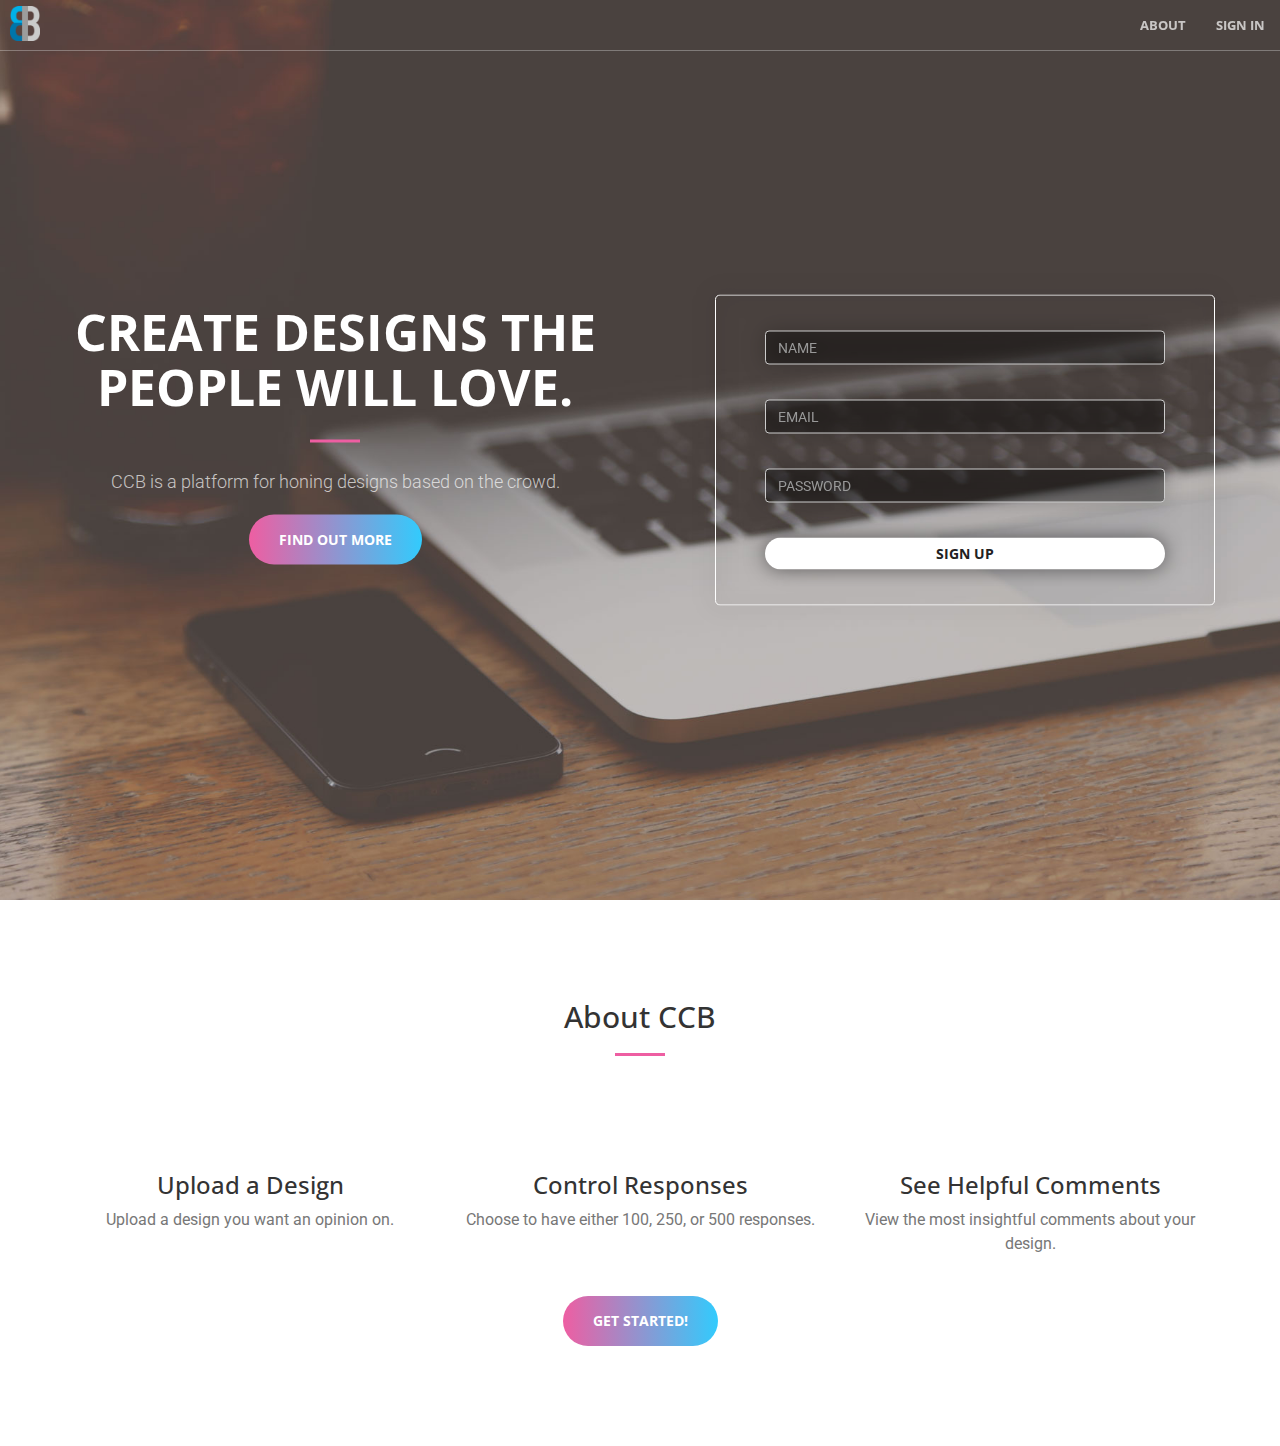
<file: static/landing-page/index.html>
<!DOCTYPE html>
<html lang="en">

<head>

		<meta charset="utf-8">
		<meta http-equiv="X-UA-Compatible" content="IE=edge">
		<meta name="viewport" content="width=device-width, initial-scale=1">
		<meta name="description" content="">
		<meta name="author" content="">

		<title>Creative - Start Bootstrap Theme</title>

		<!-- Bootstrap Core CSS -->
		<link rel="stylesheet" href="css/bootstrap.min.css" type="text/css">

		<!-- Custom Fonts -->
		<link href='http://fonts.googleapis.com/css?family=Open+Sans:300italic,400italic,600italic,700italic,800italic,400,300,600,700,800' rel='stylesheet' type='text/css'>
		<link href='https://fonts.googleapis.com/css?family=Roboto:400,700,300,100,500' rel='stylesheet' type='text/css'>
		<link rel="stylesheet" href="font-awesome/css/font-awesome.min.css" type="text/css">

		<!-- Plugin CSS -->
		<link rel="stylesheet" href="css/animate.min.css" type="text/css">

		<!-- Custom CSS -->
		<link rel="stylesheet" href="css/creative.css" type="text/css">

		<!-- HTML5 Shim and Respond.js IE8 support of HTML5 elements and media queries -->
		<!-- WARNING: Respond.js doesn't work if you view the page via file:// -->
		<!--[if lt IE 9]>
				<script src="https://oss.maxcdn.com/libs/html5shiv/3.7.0/html5shiv.js"></script>
				<script src="https://oss.maxcdn.com/libs/respond.js/1.4.2/respond.min.js"></script>
		<![endif]-->

</head>

<body id="page-top">

		<nav id="mainNav" class="navbar navbar-default navbar-fixed-top">
				<div class="container-fluid">
						<!-- Brand and toggle get grouped for better mobile display -->
						<div class="navbar-header">
								<button type="button" class="navbar-toggle collapsed" data-toggle="collapse" data-target="#bs-example-navbar-collapse-1">
										<span class="sr-only">Toggle navigation</span>
										<span class="icon-bar"></span>
										<span class="icon-bar"></span>
										<span class="icon-bar"></span>
								</button>
								<a class="navbar-brand page-scroll logo" href="#page-top"><img src = "docs/ccb_logo.png"></a>
						</div>

						<!-- Collect the nav links, forms, and other content for toggling -->
						<div class="collapse navbar-collapse" id="bs-example-navbar-collapse-1">
								<ul class="nav navbar-nav navbar-right">
										<li>
												<a class="page-scroll" href="#about">About</a>
										</li>
										<li>
												<a href="#" data-toggle="modal" data-target="#login-modal" style="outline: none;">Sign In</a>
										</li>
								</ul>
						</div>
						<!-- /.navbar-collapse -->
				</div>
				<!-- /.container-fluid -->
		</nav>

		<header>
				<div class="row header-content">
						<div class="header-content-inner">
								<h1>Create designs the people will love.</h1>
								<hr>
								<p>CCB is a platform for honing designs based on the crowd.</p>
								<a href="#about" class="btn btn-primary btn-xl page-scroll">Find Out More</a>
						</div>

						<div class="start-page">
								<div class="start-container">
										<div class="form-group">
												
												<input type="text" class="form-control" id="usr" placeholder="NAME">
										</div>

										<div class="form-group">
												
												<input type="email" class="form-control" id="email" placeholder="EMAIL">
										</div>

										<div class="form-group">
												
												<input type="password" class="form-control" id="pwd" placeholder="PASSWORD">
										</div>
										<div class="form-group">
												<button type="submit" class="btn btn-default login-button">SIGN UP</button>
										</div>
								</div>
						</div>
				</div>
		</header>

				<section id="about">
				<div class="container">
						<div class="row">
								<div class="col-lg-12 text-center">
										<h2 class="section-heading">About CCB</h2>
										<hr class="primary">
								</div>
						</div>
				</div>
				<div class="container">
						<div class="row">
								<div class="col-lg-4 col-md-6 text-center">
										<div class="service-box">
												<i class="fa fa-4x fa-diamond wow bounceIn" style="color: rgb(237,94,162);"></i>
												<h3>Upload a Design</h3>
												<p class="text-muted">Upload a design you want an opinion on.</p>
										</div>
								</div>
								<div class="col-lg-4 col-md-6 text-center">
										<div class="service-box">
												<i class="fa fa-4x fa-paper-plane wow bounceIn" data-wow-delay=".1s" style="color: rgb(149,149,208);"></i>
												<h3>Control Responses</h3>
												<p class="text-muted">Choose to have either 100, 250, or 500 responses.</p>
										</div>
								</div>
								<div class="col-lg-4 col-md-6 text-center">
										<div class="service-box">
												<i class="fa fa-4x fa-newspaper-o wow bounceIn" data-wow-delay=".2s" style="color: rgb(57,199,250);"></i>
												<h3>See Helpful Comments</h3>
												<p class="text-muted">View the most insightful comments about your design.</p>
										</div>
								</div>
						</div>

						<div class="get-started">
								<a href="#" class="btn btn-default btn-xl">Get Started!</a>
						</div>
				</div>
		</section>

		<!-- Modal -->
		<div id="login-modal" class="modal fade" role="dialog">
			<div class="modal-dialog">

				<!-- Modal content-->
				<div class="modal-content">
					<div class="modal-header">
						<button type="button" class="close" data-dismiss="modal">&times;</button>
						<h4 class="modal-title">Sign In to CCB</h4>
					</div>

					<div class="modal-body">
								<div class="start-page-modal">
										<div class="slogan">
												<p style="color: #ffffff; font-family: 'Roboto', sans-serif; font-weight: 300;">Hone your design.</p>
										</div>

										<div class="start-container login">

												<div class="form-group">
														<input type="email" class="form-control" id="email" placeholder="EMAIL">
												</div>

												<div class="form-group">
														<input type="password" class="form-control" id="pwd" placeholder="PASSWORD">
												</div>
												<div class="form-group">
														<button type="submit" class="btn btn-default login-button">SIGN IN</button>
												</div>
										</div>

								</div>
					</div>
				</div>

			</div>
		</div>


		<!-- jQuery -->
		<script src="js/jquery.js"></script>

		<!-- Bootstrap Core JavaScript -->
		<script src="js/bootstrap.min.js"></script>

		<!-- Plugin JavaScript -->
		<script src="js/jquery.easing.min.js"></script>
		<script src="js/jquery.fittext.js"></script>
		<script src="js/wow.min.js"></script>

		<!-- Custom Theme JavaScript -->
		<script src="js/creative.js"></script>

</body>

</html>
</file>
<file: static/landing-page/css/creative.css>
/*!
 * Start Bootstrap - Creative Bootstrap Theme (http://startbootstrap.com)
 * Code licensed under the Apache License v2.0.
 * For details, see http://www.apache.org/licenses/LICENSE-2.0.
 */

html,
body {
    width: 100%;
    height: 100%;
}

body {
    font-family: 'Roboto','Helvetica Neue',Arial,sans-serif;
}

.logo img {
    width: 30px; 
    height:auto;
    position: relative;
    top: -9px;
    left: -5px;
}

.start-page {
    border: 1px solid #ffffff;
    border-radius: 5px;
    padding-top: 35px;
    padding-left: 10px;
    padding-right: 10px;
    width: 500px;
    filter: drop-shadow(0px 0px 10px rgba(0,0,0,.5));
    float: right;
    margin: 0px auto;
}

.form-group {
    margin-bottom: 35px;
}

.form-group h4 {
    position: relative;
    left: -170px;
}

.login-button {
    width: 400px;
    background: rgba(0,0,0,0);
    color: white;
    font-weight: bold;
  font-family: 'Roboto', sans-serif; 
  font-weight: 500; 
}

.form-control {
  background-color: rgba(0,0,0,.35);
  color: rgb(255, 255, 255);
  
  /*margin: 10px auto;*/
}

.start-container {
    width: 400px;
    margin: 0px auto;
}

.login {
    width: 300px;
}

.login .form-control {
    background-color: white;
    color: rgb(204,204,204);
    border-color: rgb(204,204,204);
}

.login .login-button {
    color: white;
    background-color: #EE5EA2; /* For browsers that do not support gradients */
    background: -webkit-linear-gradient(left, #EE5EA2 , #32CBFD); /* For Safari 5.1 to 6.0 */
    background: -o-linear-gradient(right, #EE5EA2, #32CBFD); /* For Opera 11.1 to 12.0 */
    background: -moz-linear-gradient(right, #EE5EA2, #32CBFD); /* For Firefox 3.6 to 15 */
    background: linear-gradient(to right, #EE5EA2, #32CBFD); /* Standard syntax */
    width: 300px;
}

.modal-content {
    width: 500px;
    margin-right: auto;
    margin-left: auto;
}

hr {
    max-width: 50px;
    border-color: #EE5EA2; /* For browsers that do not support gradients */
    border: -webkit-linear-gradient(left, #EE5EA2 , #32CBFD); /* For Safari 5.1 to 6.0 */
    border: -o-linear-gradient(right, #EE5EA2, #32CBFD); /* For Opera 11.1 to 12.0 */
    border: -moz-linear-gradient(right, #EE5EA2, #32CBFD); /* For Firefox 3.6 to 15 */
    border: linear-gradient(to right, #EE5EA2, #32CBFD); /* Standard syntax */
    border-width: 3px;
}

hr.light {
    border-color: #fff;
}

a {
    color: #EE5EA2;
    -webkit-transition: all .35s;
    -moz-transition: all .35s;
    transition: all .35s;
}

a:hover,
a:focus {
    color: #eb3812;
}

h1,
h2,
h3,
h4,
h5,
h6 {
    font-family: 'Open Sans','Helvetica Neue',Arial,sans-serif;
}

p {
    margin-bottom: 20px;
    font-size: 16px;
    line-height: 1.5;
}

.bg-primary {
    background: #EE5EA2; /* For browsers that do not support gradients */
    background: -webkit-linear-gradient(left, #EE5EA2 , #32CBFD); /* For Safari 5.1 to 6.0 */
    background: -o-linear-gradient(right, #EE5EA2, #32CBFD); /* For Opera 11.1 to 12.0 */
    background: -moz-linear-gradient(right, #EE5EA2, #32CBFD); /* For Firefox 3.6 to 15 */
    background: linear-gradient(to right, #EE5EA2, #32CBFD); /* Standard syntax */
}

.bg-dark {
    color: #fff;
    background-color: #222;
}

.text-faded {
    color: rgba(255,255,255,.7);
}

section {
    padding: 100px 0;
}

aside {
    padding: 50px 0;
}

.no-padding {
    padding: 0;
}

.navbar-default {
    border-color: rgba(34,34,34,.05);
    font-family: 'Open Sans','Helvetica Neue',Arial,sans-serif;
    background-color: #fff;
    -webkit-transition: all .35s;
    -moz-transition: all .35s;
    transition: all .35s;
}

.navbar-default .navbar-header .navbar-brand {
    text-transform: uppercase;
    font-family: 'Open Sans','Helvetica Neue',Arial,sans-serif;
    font-weight: 700;
    color: #EE5EA2;
}

.navbar-default .navbar-header .navbar-brand:hover,
.navbar-default .navbar-header .navbar-brand:focus {
    color: #eb3812;
}

.navbar-default .nav > li>a,
.navbar-default .nav>li>a:focus {
    text-transform: uppercase;
    font-size: 13px;
    font-weight: 700;
    color: #222;
}

.navbar-default .nav > li>a:hover,
.navbar-default .nav>li>a:focus:hover {
    color: #EE5EA2;
}

.navbar-default .nav > li.active>a,
.navbar-default .nav>li.active>a:focus {
    color: #EE5EA2!important;
    background-color: transparent;
}

.navbar-default .nav > li.active>a:hover,
.navbar-default .nav>li.active>a:focus:hover {
    background-color: transparent;
}

@media(min-width:768px) {
    .navbar-default {
        border-color: rgba(255,255,255,.3);
        background-color: transparent;
    }

    .navbar-default .navbar-header .navbar-brand {
        color: rgba(255,255,255,.7);
    }

    .navbar-default .navbar-header .navbar-brand:hover,
    .navbar-default .navbar-header .navbar-brand:focus {
        color: #fff;
    }

    .navbar-default .nav > li>a,
    .navbar-default .nav>li>a:focus {
        color: rgba(255,255,255,.7);
    }

    .navbar-default .nav > li>a:hover,
    .navbar-default .nav>li>a:focus:hover {
        color: #fff;
    }

    .navbar-default.affix {
        border-color: rgba(34,34,34,.05);
        background-color: #fff;
    }

    .navbar-default.affix .navbar-header .navbar-brand {
        font-size: 14px;
        color: #EE5EA2;
    }

    .navbar-default.affix .navbar-header .navbar-brand:hover,
    .navbar-default.affix .navbar-header .navbar-brand:focus {
        color: #eb3812;
    }

    .navbar-default.affix .nav > li>a,
    .navbar-default.affix .nav>li>a:focus {
        color: #222;
    }

    .navbar-default.affix .nav > li>a:hover,
    .navbar-default.affix .nav>li>a:focus:hover {
        color: #EE5EA2;
    }
}

header {
    position: relative;
    width: 100%;
    min-height: auto;
    text-align: center;
    color: #fff;
    background-image: url(../img/header.jpg);
    background-position: center;
    -webkit-background-size: cover;
    -moz-background-size: cover;
    background-size: cover;
    -o-background-size: cover;
}

header .header-content {
    position: relative;
    width: 100%;
    padding: 100px 15px;
    text-align: center;
}

header .header-content-inner {
    float: left;
    width: 600px;
    margin-top: 10px;
}

header .header-content .header-content-inner h1 {
    margin-top: 0;
    margin-bottom: 0;
    text-transform: uppercase;
    font-weight: 700;
    font-size: 10px;
}

header .header-content .header-content-inner hr {
    margin: 25px auto;
}

header .header-content .header-content-inner p {
    margin-bottom: 20px;
    font-size: 16px;
    font-weight: 300;
    color: rgba(255,255,255,.7);
}

@media(min-width:768px) {
    header {
        min-height: 100%;
    }

    header .header-content {
        position: absolute;
        top: 50%;
        padding: 0 50px;
        -webkit-transform: translateY(-50%);
        -ms-transform: translateY(-50%);
        transform: translateY(-50%);
    }

    header .header-content .header-content-inner {
        margin-right: auto;
        margin-left: auto;
        max-width: 1000px;
    }

    header .header-content .header-content-inner p {
        margin-right: auto;
        margin-left: auto;
        max-width: 80%;
        font-size: 18px;
    }
}

.section-heading {
    margin-top: 0;
}

.service-box {
    margin: 50px auto 0;
    max-width: 400px;
}

@media(min-width:992px) {
    .service-box {
        margin: 20px auto 0;
    }
}

.service-box p {
    margin-bottom: 0;
}

.portfolio-box {
    display: block;
    position: relative;
    margin: 0 auto;
    max-width: 650px;
}

.portfolio-box .portfolio-box-caption {
    display: block;
    position: absolute;
    bottom: 0;
    width: 100%;
    height: 100%;
    text-align: center;
    color: #fff;
    opacity: 0;
    background: rgba(240,95,64,.9);
    -webkit-transition: all .35s;
    -moz-transition: all .35s;
    transition: all .35s;
}

.portfolio-box .portfolio-box-caption .portfolio-box-caption-content {
    position: absolute;
    top: 50%;
    width: 100%;
    text-align: center;
    transform: translateY(-50%);
}

.portfolio-box .portfolio-box-caption .portfolio-box-caption-content .project-category,
.portfolio-box .portfolio-box-caption .portfolio-box-caption-content .project-name {
    padding: 0 15px;
    font-family: 'Open Sans','Helvetica Neue',Arial,sans-serif;
}

.portfolio-box .portfolio-box-caption .portfolio-box-caption-content .project-category {
    text-transform: uppercase;
    font-size: 14px;
    font-weight: 600;
}

.portfolio-box .portfolio-box-caption .portfolio-box-caption-content .project-name {
    font-size: 18px;
}

.portfolio-box:hover .portfolio-box-caption {
    opacity: 1;
}

@media(min-width:768px) {
    .portfolio-box .portfolio-box-caption .portfolio-box-caption-content .project-category {
        font-size: 16px;
    }

    .portfolio-box .portfolio-box-caption .portfolio-box-caption-content .project-name {
        font-size: 22px;
    }
}

.call-to-action h2 {
    margin: 0 auto 20px;
}

.no-gutter > [class*=col-] {
    padding-right: 0;
    padding-left: 0;
}

.btn-default {
    border-color: #fff;
    color: #222;
    background-color: #fff;
    -webkit-transition: all .35s;
    -moz-transition: all .35s;
    transition: all .35s;
}

.btn-default:hover,
.btn-default:focus,
.btn-default.focus,
.btn-default:active,
.btn-default.active,
.open > .dropdown-toggle.btn-default {
    border-color: #ededed;
    color: #222;
    background-color: #f2f2f2;
}

.btn-default:active,
.btn-default.active,
.open > .dropdown-toggle.btn-default {
    background-image: none;
}

.btn-default.disabled,
.btn-default[disabled],
fieldset[disabled] .btn-default,
.btn-default.disabled:hover,
.btn-default[disabled]:hover,
fieldset[disabled] .btn-default:hover,
.btn-default.disabled:focus,
.btn-default[disabled]:focus,
fieldset[disabled] .btn-default:focus,
.btn-default.disabled.focus,
.btn-default[disabled].focus,
fieldset[disabled] .btn-default.focus,
.btn-default.disabled:active,
.btn-default[disabled]:active,
fieldset[disabled] .btn-default:active,
.btn-default.disabled.active,
.btn-default[disabled].active,
fieldset[disabled] .btn-default.active {
    border-color: #fff;
    background-color: #fff;
}

.btn-default .badge {
    color: #fff;
    background-color: #222;
}

.btn-primary {
    color: #fff;
    background-color: #EE5EA2; /* For browsers that do not support gradients */
    background: -webkit-linear-gradient(left, #EE5EA2 , #32CBFD); /* For Safari 5.1 to 6.0 */
    background: -o-linear-gradient(right, #EE5EA2, #32CBFD); /* For Opera 11.1 to 12.0 */
    background: -moz-linear-gradient(right, #EE5EA2, #32CBFD); /* For Firefox 3.6 to 15 */
    background: linear-gradient(to right, #EE5EA2, #32CBFD); /* Standard syntax */
    -webkit-transition: all .35s;
    -moz-transition: all .35s;
    transition: all .35s;
}

.btn-primary:hover,
.btn-primary:focus,
.btn-primary.focus,
.btn-primary:active,
.btn-primary.active,
.open > .dropdown-toggle.btn-primary {
    border-color: #ed431f;
    color: #fff;
    background-color: #ee4b28;
}

.btn-primary:active,
.btn-primary.active,
.open > .dropdown-toggle.btn-primary {
    background-image: none;
}

.btn-primary.disabled,
.btn-primary[disabled],
fieldset[disabled] .btn-primary,
.btn-primary.disabled:hover,
.btn-primary[disabled]:hover,
fieldset[disabled] .btn-primary:hover,
.btn-primary.disabled:focus,
.btn-primary[disabled]:focus,
fieldset[disabled] .btn-primary:focus,
.btn-primary.disabled.focus,
.btn-primary[disabled].focus,
fieldset[disabled] .btn-primary.focus,
.btn-primary.disabled:active,
.btn-primary[disabled]:active,
fieldset[disabled] .btn-primary:active,
.btn-primary.disabled.active,
.btn-primary[disabled].active,
fieldset[disabled] .btn-primary.active {
    border-color: #EE5EA2;
    background-color: #EE5EA2;
}

.btn-primary .badge {
    color: #EE5EA2;
    background-color: #fff;
}

.btn {
    border: 0;
    border-radius: 300px;
    text-transform: uppercase;
    font-family: 'Open Sans','Helvetica Neue',Arial,sans-serif;
    font-weight: 700;
}

.get-started {
    text-align: center;
    margin-top: 40px;
}

.btn-xl {
    padding: 15px 30px;
    color: white;
    background-color: #EE5EA2; /* For browsers that do not support gradients */
    background: -webkit-linear-gradient(left, #EE5EA2 , #32CBFD); /* For Safari 5.1 to 6.0 */
    background: -o-linear-gradient(right, #EE5EA2, #32CBFD); /* For Opera 11.1 to 12.0 */
    background: -moz-linear-gradient(right, #EE5EA2, #32CBFD); /* For Firefox 3.6 to 15 */
    background: linear-gradient(to right, #EE5EA2, #32CBFD); /* Standard syntax */
}

::-moz-selection {
    text-shadow: none;
    color: #fff;
    background: #222;
}

::selection {
    text-shadow: none;
    color: #fff;
    background: #222;
}

img::selection {
    color: #fff;
    background: 0 0;
}

img::-moz-selection {
    color: #fff;
    background: 0 0;
}

body {
    webkit-tap-highlight-color: #222;
}
</file>
